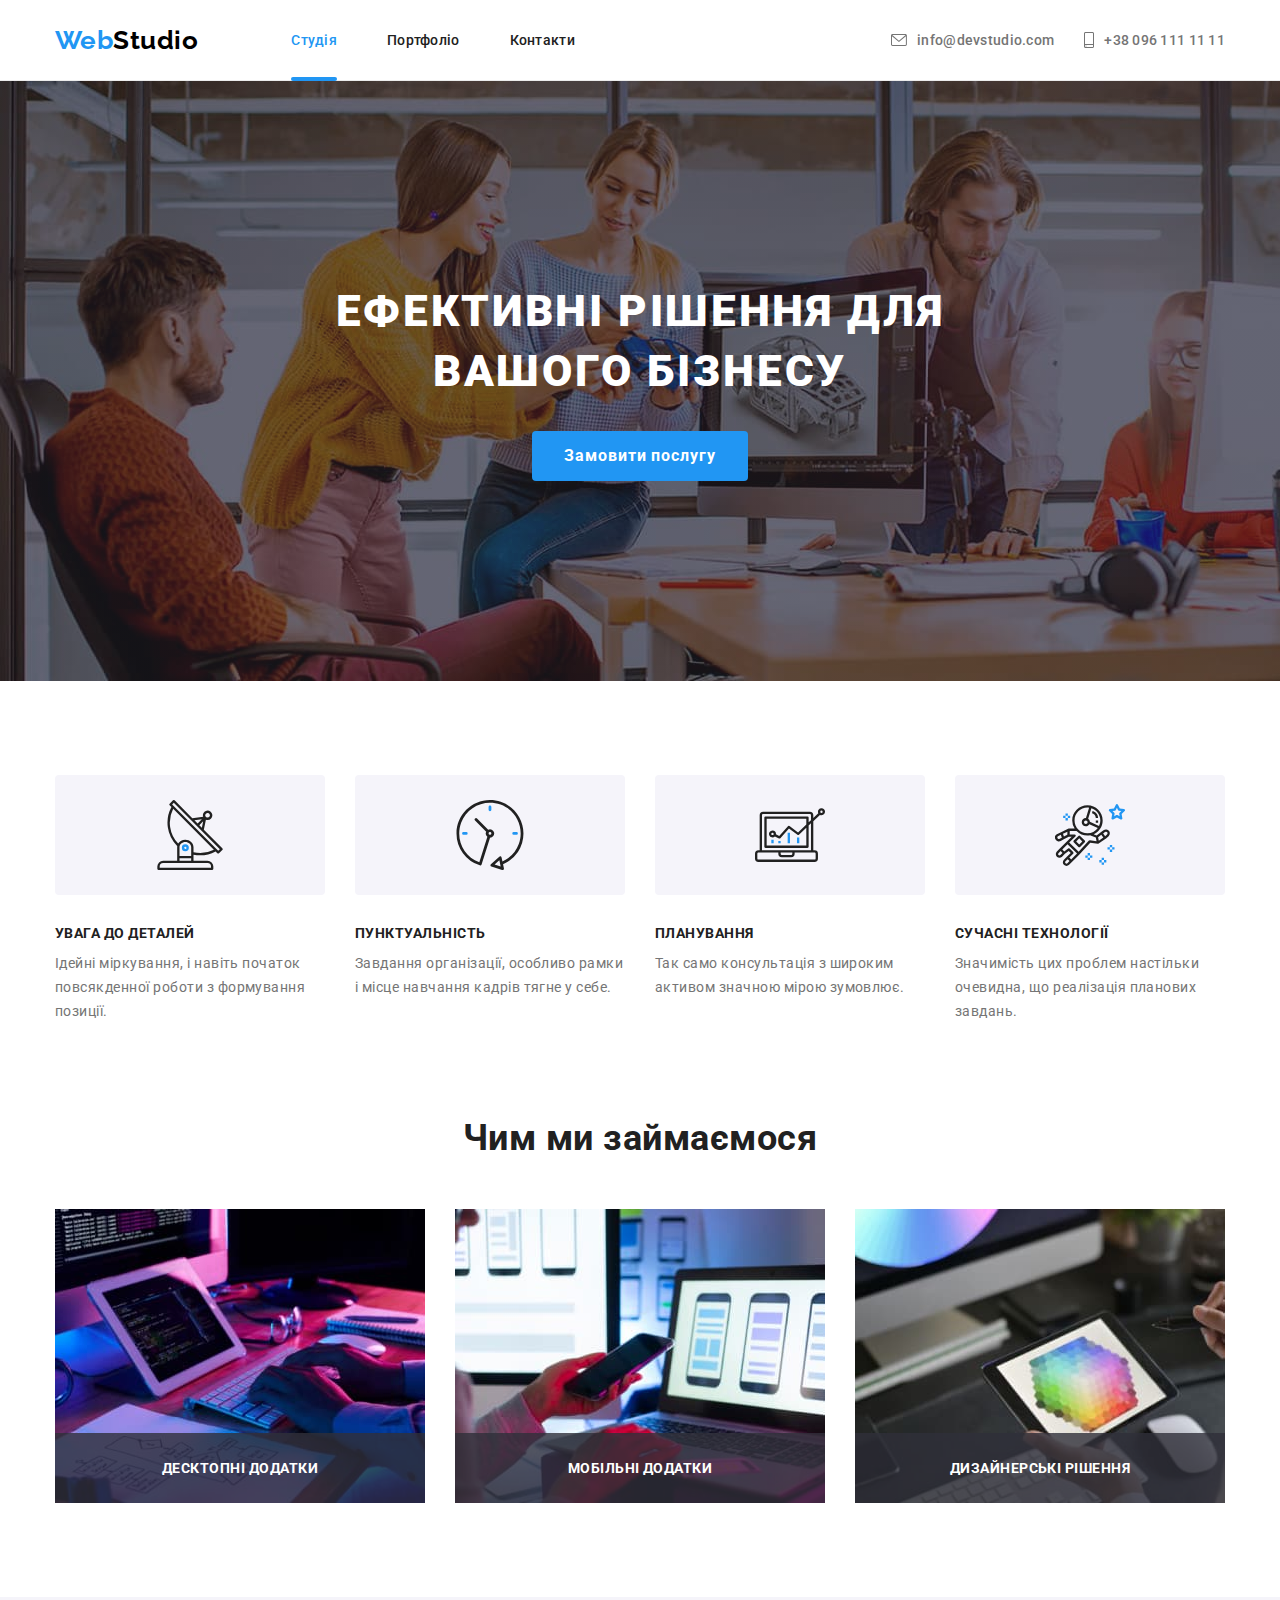
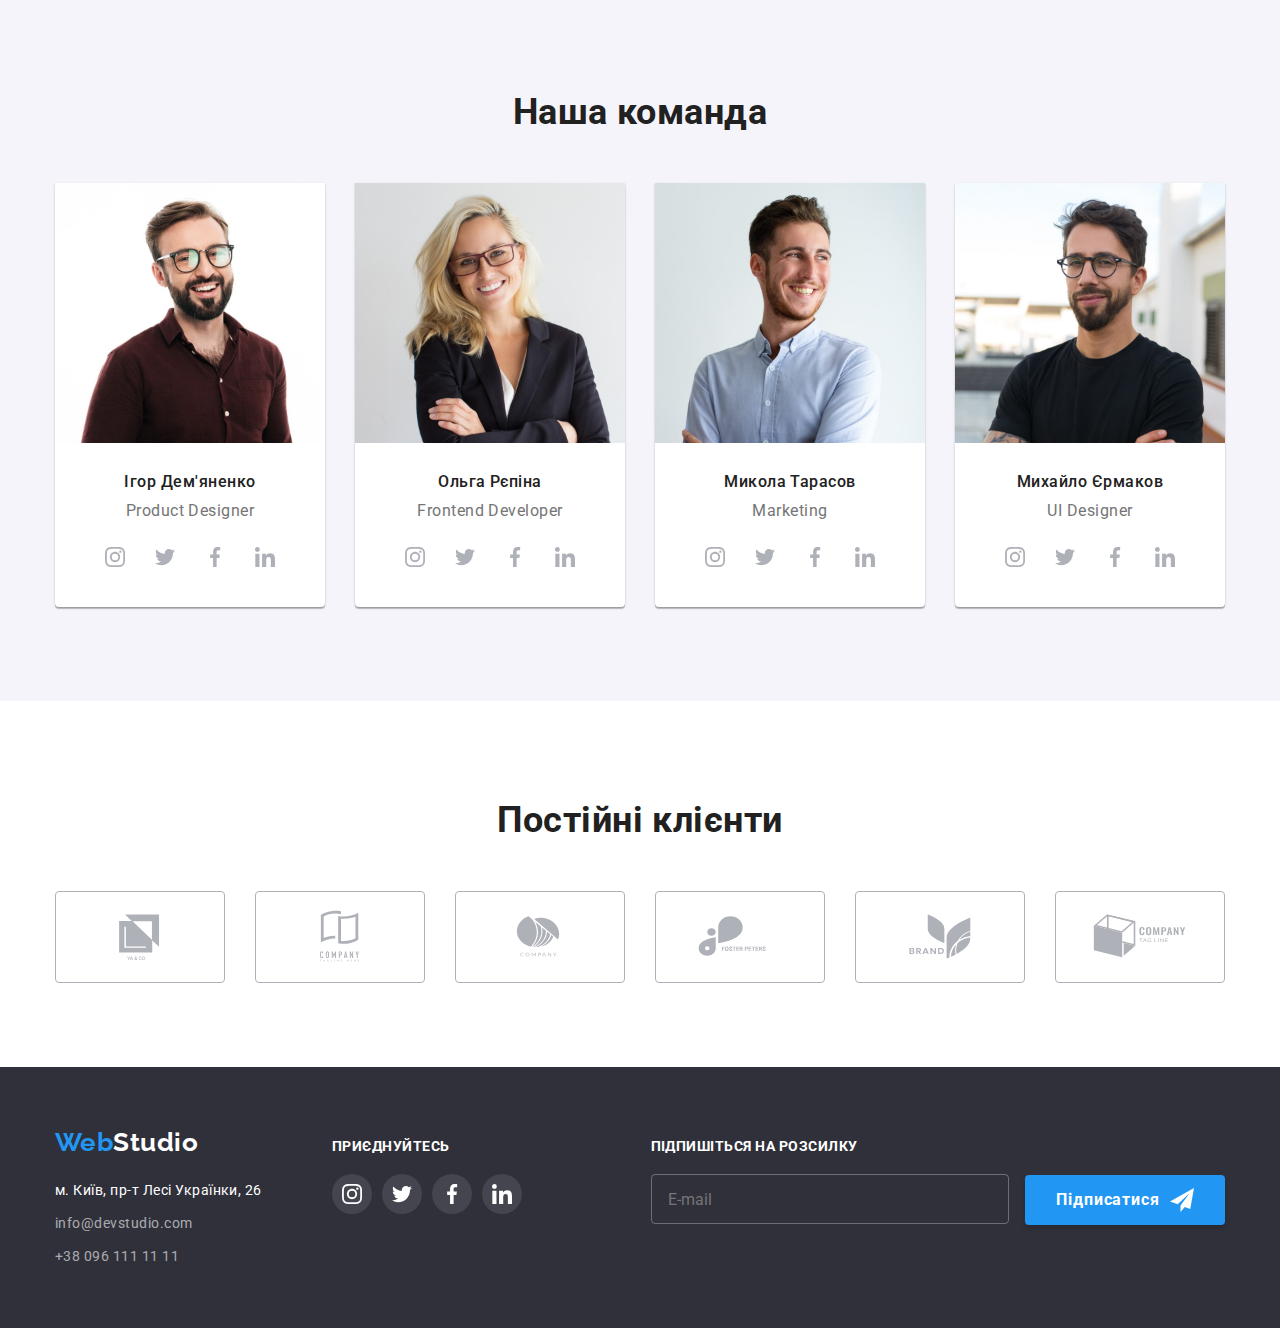
<file: index.html>
<!DOCTYPE html>
<html lang="uk">
  <head>
    <meta charset="UTF-8" />
    <meta http-equiv="X-UA-Compatible" content="IE=edge" />
    <meta name="viewport" content="width=device-width, initial-scale=1.0" />
    <link rel="preconnect" href="https://fonts.googleapis.com">
    <link rel="preconnect" href="https://fonts.gstatic.com" crossorigin>
    <link href="https://fonts.googleapis.com/css2?family=Raleway:wght@700&family=Roboto:wght@400;500;700;900&display=swap" rel="stylesheet">
    <link rel="stylesheet" href="https://cdnjs.cloudflare.com/ajax/libs/modern-normalize/1.1.0/modern-normalize.min.css">
    <title>WebStudio</title>
    <link rel="stylesheet" href="./css/main.min.css">
    <link rel="stylesheet" href="js/">
  </head>
  <body>
    <!-- Hat -->
    <header class="page-header">
      <div class="container container--header">
        <nav class="navigation">
          <!-- Logo -->
          <a href="./index.html" class="logo-link"
            ><span class="logo-link__text">Web</span>Studio
          </a>
          <ul class="navigation__list">
            <li class="navigation__item"><a href="./index.html" class="navigation__link navigation__link--current">Студія</a></li>
            <li class="navigation__item"><a href="./portfolio.html" class="navigation__link">Портфоліо</a></li>
            <li class="navigation__item"><a href="#" class="navigation__link">Контакти</a></li>
          </ul>
        </nav>
        <!-- Contacts -->
        <ul class="contacts">
          <li class="contacts__email">
            <a href="mailto:info@devstudio.com" class="contacts__link">
              <svg class="contacts__icons" width="16" height="12">
                <use href="./images/icons.svg/symbol-defs.svg#icon-envelope"></use>
              </svg>info@devstudio.com
            </a>
          </li>
          <li class="contacts__tel">
            <a href="tel:+380961111111" class="contacts__link">
              <svg class="contacts__icons" width="10" height="16">
                <use href="./images/icons.svg/symbol-defs.svg#icon-smartphone"></use>
              </svg>+38 096 111 11 11
            </a>
          </li>
        </ul>
      </div>
    </header>
    <!-- main -->
    <main>
      <!-- section hero -->
      <section class="section section__hero">
        <div class="container">
          <h1 class="section__title section__title--hero list">Ефективні рішення для вашого бізнесу</h1>
          <button data-modal-open type="button" class="button button--hero">Замовити послугу</button>
        </div>
      </section>
      <!-- why are we -->
      <section class="section">
        <div class="container container--slogan">
          <h2 class="section-title visually-hidden">Чому саме ми</h2>
          <ul class="slogan">
            <li class="slogan__block">
              <div class="slogan__icon">
                <svg width="70" height="70">
                  <use href="./images/icons.svg/symbol-defs.svg#icon-antenna"></use>
                </svg>
              </div>
              <h3 class="slogan__title list">УВАГА ДО ДЕТАЛЕЙ</h3>
              <p class="slogan__text list">
                Ідейні міркування, і навіть початок повсякденної роботи з
                формування позиції.
              </p>
            </li>
            <li class="slogan__block">
              <div class="slogan__icon">
                <svg width="70" height="70">
                  <use href="./images/icons.svg/symbol-defs.svg#icon-clock"></use>
                </svg>
              </div>
              <h3 class="slogan__title list">ПУНКТУАЛЬНІСТЬ</h3>
              <p class="slogan__text list">
                Завдання організації, особливо рамки і місце навчання кадрів тягне
                у себе.
              </p>
            </li>
            <li class="slogan__block">
              <div class="slogan__icon">
                <svg width="70" height="70">
                  <use href="./images/icons.svg/symbol-defs.svg#icon-diagram"></use>
                </svg>
              </div>
              <h3 class="slogan__title list">ПЛАНУВАННЯ</h3>
              <p class="slogan__text list">
                Так само консультація з широким активом значною мірою зумовлює.
              </p>
            </li>
            <li class="slogan__block">
              <div class="slogan__icon">
                <svg width="70" height="70">
                  <use href="./images/icons.svg/symbol-defs.svg#icon-astronaut"></use>
                </svg>
              </div>
              <h3 class="slogan__title list">СУЧАСНІ ТЕХНОЛОГІЇ</h3>
              <p class="slogan__text list">
                Значимість цих проблем настільки очевидна, що реалізація планових
                завдань.
              </p>
            </li>
          </ul>
        </div>
      </section>
      <!-- What are we doing. -->
      <section class="section section--work">
        <div class="container">
          <h2 class="section__title section__title--work">Чим ми займаємося</h2>
          <ul class="card list">
            <li class="card__list list">
              <img
                src="./images/сoding-on-tablet.jpg"
                alt="сoding on tablet"
                width="370"
                height="294"
              />
              <div class="card__overlay">
                <p class="card__text list">
                  Десктопні додатки
                </p>
              </div>
            </li>
            <li class="card__list list">
              <img
                src="./images/laptop-and-mobile-phone.jpg"
                alt="laptop and mobile phone"
                width="370"
                height="294"
              />
              <div class="card__overlay">
                <p class="card__text list">
                  Мобільні додатки
                </p>
              </div>
            </li>
            <li class="card__list list">
              
              <img
                src="./images/сolor-selection-on-tablet.jpg"
                alt="сolor selection on tablet"
                width="370"
                height="294"
              />
              <div class="card__overlay">
                <p class="card__text list">
                  Дизайнерські рішення
                </p>
              </div>
            </li>
          </ul>
        </div>
      </section>
      <!-- our team -->
      <section class="section section--team">
        <div class="container">
          <h2 class="section__title list">Наша команда</h2>
          <ul class="team">
            <li class="team__img list">
              <img
                src="./images/Igor-Demyanenko.jpg"
                alt="Igor Demyanenko"
                width="270"
                height="260"
              />
              <div class="team__tagline">
                <h3 class="team__title list">Ігор Дем'яненко</h3>
                <p class="team__text">Product Designer</p>
                <ul class="social-networks list">
                  <li>
                    <a class="social-networks__link" href="https://www.instagram.com/">
                      <svg class="social-networks__icon" width="20" height="20">
                      <use href="./images/icons.svg/symbol-defs.svg#icon-instagram"></use>
                      </svg>
                    </a>
                  </li>
                  <li>
                    <a class="social-networks__link" href="https://twitter.com/">
                      <svg class="social-networks__icon" width="20" height="20">
                        <use href="./images/icons.svg/symbol-defs.svg#icon-twitter"></use>
                      </svg>
                    </a>
                  </li>
                  <li>
                    <a class="social-networks__link" href="https://www.facebook.com/">
                      <svg class="social-networks__icon" width="20" height="20">
                        <use href="./images/icons.svg/symbol-defs.svg#icon-facebook"></use>
                      </svg>
                    </a>
                  </li>
                  <li>
                    <a class="social-networks__link" href="https://www.linkedin.com/">
                      <svg class="social-networks__icon" width="20" height="20">
                        <use href="./images/icons.svg/symbol-defs.svg#icon-linkedin"></use>
                      </svg>
                    </a>
                  </li>
                </ul>
              </div>
            </li>
            <li class="team__img list">
              <img
                src="./images/Olga-Repina.jpg"
                alt="Olga Repina"
                width="270"
                height="260"
              />
              <div class="team__tagline">
                <h3 class="team__title">Ольга Рєпіна</h3>
                <p class="team__text list">Frontend Developer</p>
                <ul class="social-networks">
                  <li>
                    <a class="social-networks__link" href="https://www.instagram.com/">
                      <svg class="social-networks__icon" width="20" height="20">
                      <use href="./images/icons.svg/symbol-defs.svg#icon-instagram"></use>
                      </svg>
                    </a>
                  </li>
                  <li>
                    <a class="social-networks__link" href="https://twitter.com/">
                      <svg class="social-networks__icon" width="20" height="20">
                        <use href="./images/icons.svg/symbol-defs.svg#icon-twitter"></use>
                      </svg>
                    </a>
                  </li>
                  <li>
                    <a class="social-networks__link" href="https://www.facebook.com/">
                      <svg class="social-networks__icon" width="20" height="20">
                        <use href="./images/icons.svg/symbol-defs.svg#icon-facebook"></use>
                      </svg>
                    </a>
                  </li>
                  <li>
                    <a class="social-networks__link" href="https://www.linkedin.com/">
                      <svg class="social-networks__icon" width="20" height="20">
                        <use href="./images/icons.svg/symbol-defs.svg#icon-linkedin"></use>
                      </svg>
                    </a>
                  </li>
                </ul>
              </div>
            </li>
            <li class="team__img list">
              <img
                src="./images/Mikola-Tarasov.jpg"
                alt="Mikola Tarasov"
                width="270"
                height="260"
              />
              <div class="team__tagline">
                <h3 class="team__title list">Микола Тарасов</h3>
                <p class="team__text list">Marketing</p>
                <ul class="social-networks">
                  <li>
                    <a class="social-networks__link" href="https://www.instagram.com/">
                      <svg class="social-networks__icon" width="20" height="20">
                      <use href="./images/icons.svg/symbol-defs.svg#icon-instagram"></use>
                      </svg>
                    </a>
                  </li>
                  <li>
                    <a class="social-networks__link" href="https://twitter.com/">
                      <svg class="social-networks__icon" width="20" height="20">
                        <use href="./images/icons.svg/symbol-defs.svg#icon-twitter"></use>
                      </svg>
                    </a>
                  </li>
                  <li>
                    <a class="social-networks__link" href="https://www.facebook.com/">
                      <svg class="social-networks__icon" width="20" height="20">
                        <use href="./images/icons.svg/symbol-defs.svg#icon-facebook"></use>
                      </svg>
                    </a>
                  </li>
                  <li>
                    <a class="social-networks__link" href="https://www.linkedin.com/">
                      <svg class="social-networks__icon" width="20" height="20">
                        <use href="./images/icons.svg/symbol-defs.svg#icon-linkedin"></use>
                      </svg>
                    </a>
                  </li>
                </ul>
              </div>
            </li>
            <li class="team__img list">
              <img
                src="./images/Mikhailo-Yermakov.jpg"
                alt="Mikhailo Yermakov"
                width="270"
                height="260"
              />
              <div class="team__tagline">
                <h3 class="team__title list">Михайло Єрмаков</h3>
                <p class="team__text list">UI Designer</p>
                <ul class="social-networks">
                  <li>
                    <a class="social-networks__link" href="https://www.instagram.com/">
                      <svg class="social-networks__icon" width="20" height="20">
                      <use href="./images/icons.svg/symbol-defs.svg#icon-instagram"></use>
                      </svg>
                    </a>
                  </li>
                  <li>
                    <a class="social-networks__link" href="https://twitter.com/">
                      <svg class="social-networks__icon" width="20" height="20">
                        <use href="./images/icons.svg/symbol-defs.svg#icon-twitter"></use>
                      </svg>
                    </a>
                  </li>
                  <li>
                    <a class="social-networks__link" href="https://www.facebook.com/">
                      <svg class="social-networks__icon" width="20" height="20">
                        <use href="./images/icons.svg/symbol-defs.svg#icon-facebook"></use>
                      </svg>
                    </a>
                  </li>
                  <li>
                    <a class="social-networks__link" href="https://www.linkedin.com/">
                      <svg class="social-networks__icon" width="20" height="20">
                        <use href="./images/icons.svg/symbol-defs.svg#icon-linkedin"></use>
                      </svg>
                    </a>
                  </li>
                </ul>
              </div>
            </li>
          </ul>
        </div>
      </section>
      <section class="section section--clients">
        <div class="container">
          <h2 class="section__title section__title--clients list">Постійні клієнти</h2>
          <ul class="clients">
            <li>
              <a href="#" class="clients__link">
                <svg class="clients__icon" width="106" height="60">
                  <use href="./images/icons.svg/symbol-defs.svg#icon-Logo"></use>
                </svg>
              </a>
            </li>
            <li>
              <a href="#" class="clients__link">
                <svg class="clients__icon" width="106" height="60">
                  <use href="./images/icons.svg/symbol-defs.svg#icon-Logo-1"></use>
                </svg>
              </a>
            </li>
            <li>
              <a href="#" class="clients__link">
                <svg class="clients__icon" width="106" height="60">
                  <use href="./images/icons.svg/symbol-defs.svg#icon-Logo-2"></use>
                </svg>
              </a>
            </li>
            <li>
              <a href="#" class="clients__link">
                <svg class="clients__icon" width="106" height="60">
                  <use href="./images/icons.svg/symbol-defs.svg#icon-Logo-3"></use>
                </svg>
              </a>
            </li>
            <li>
              <a href="#" class="clients__link">
                <svg class="clients__icon" width="106" height="60">
                  <use href="./images/icons.svg/symbol-defs.svg#icon-Logo-4"></use>
                </svg>
              </a>
            </li>
            <li>
              <a href="#" class="clients__link">
                <svg class="clients__icon" width="106" height="60">
                  <use href="./images/icons.svg/symbol-defs.svg#icon-Logo-6"></use>
                </svg>
              </a>
            </li>
          </ul>
        </div>
      </section>
    </main> 
    <!-- footer -->
    <footer class="footer">
      <div class="container container--addres">
        <!-- address -->
        <div>
          <a href="./index.html" class="logo-link logo-link--footer"><span class="logo-link__text">Web</span>Studio</a>
          <address class="address">
            <ul class="address__contact">
              <li class="address-list address-list--map">
                <a class="address__link"
                  href="https://goo.gl/maps/maQHvK9j9s51aTgQ8"
                  target="_blank"
                  rel="noreferrer noopener nofollow"
                  title="Google Maps"
                  >м. Київ, пр-т Лесі Українки, 26
                </a>
              </li>
              <li class="address-list"><a href="mailto:info@devstudio.com" class="address__item">info@devstudio.com</a></li>
              <li class="address-list"><a href="tel:+380961111111" class="address__item">+38 096 111 11 11</a></li>
            </ul>
          </address>
        </div>
        <div class="connect-social">
          <h2 class="title-social">
            приєднуйтесь
          </h2>
          <ul class="social-networks social-networks--footer">
            <li>
                <a class="social-networks__link social-networks__link--foter" href="https://www.instagram.com/">
                  <svg class="social-networks__icon" width="20" height="20">
                    <use href="./images/icons.svg/symbol-defs.svg#icon-instagram"></use>
                  </svg>
                </a>
            </li>
            <li>
              <a class="social-networks__link social-networks__link--foter" href="https://twitter.com/">
                <svg class="social-networks__icon" width="20" height="20">
                  <use href="./images/icons.svg/symbol-defs.svg#icon-twitter"></use>
                </svg>
              </a>
            </li>
            <li>
              <a class="social-networks__link social-networks__link--foter" href="https://www.facebook.com/">
                <svg class="social-networks__icon" width="20" height="20">
                  <use href="./images/icons.svg/symbol-defs.svg#icon-facebook"></use>
                </svg>
              </a>
            </li>
            <li>
              <a class="social-networks__link social-networks__link--foter" href="https://www.linkedin.com/">
                <svg class="social-networks__icon" width="20" height="20">
                  <use href="./images/icons.svg/symbol-defs.svg#icon-linkedin"></use>
                </svg>
              </a>
            </li>
          </ul>                  
        </div>
        <div class="subscribe">
          <p class="subscribe__text list">
            Підпишіться на розсилку
          </p>
          <form class="form">
            <label>
              <input class="form__email" type="email" name="subscribe" placeholder="E-mail">
            </label>
            <button class="button button--form" type="submit">Підписатися<svg class="button--icon">
              <use href="./images/icons.svg/symbol-defs.svg#icon-icon-send"></use></svg>
            </button>
          </form>
        </div>
      </div>
    </footer>
    <div data-modal class="backdrop is-hidden">
      <div class="modal">
        <button data-modal-close type="button" class="modal__button--close">
          <svg class="modal__icon-button" width="11"  height="11">
            <use href="./images/icons.svg/symbol-defs.svg#icon-Vector3"></use>
          </svg>
        </button>
        <p class="title-form">Залиште свої дані, ми вам передзвонимо</p>
        <form class="form" autocomplete="on">     
          <div class="form__group">
            <label class="form__label" for="user-name">Ім'я</label>
            <input class="form__field" type="text" required name="user-name" id="user-name" >
            <svg class="form__icon">
              <use href="./images/icons.svg/symbol-defs.svg#icon-Name"></use>
            </svg>
          </div>
          <div class="form__group">
            <label class="form__label" for="tel">Телефон</label>
            <input class="form__field" type="tel" name="tel" id="tel" required minlength="6" maxlength="12" />
            <svg class="form__icon">
              <use href="./images/icons.svg/symbol-defs.svg#icon-phone-black"></use>
            </svg>
          </div>  
          <div class="form__group">
            <label class="form__label" for="email">Пошта</label>
            <input class="form__field" type="email" required name="email" id="email">
            <svg class="form__icon">
              <use href="./images/icons.svg/symbol-defs.svg#icon-email-black"></use>
            </svg>
          </div>
            
          <div class="form__coment">
            <label class="form__textarea-label list">Коментар
              <textarea class="form__textarea" name="comment" rows="5" placeholder="Введіть текст"></textarea>
            </label>
          </div>

          <div class="form__check">
            <label class="form__check-label">
              <input type="checkbox" class="form__check-input" name="check-comment" 
              value="comment">
              <span class="form__check-icon"></span>
              Погоджуюся з розсилкою та приймаю 
              <a href="#" class="form__check-link">Умови договору</a>
            </label>
          </div>
          <button class="button button--modal" type="submit">
            Відправити
          </button>
        </form>
      </div>
    </div>
    <script src="js/modal.js"></script>
  </body>
</html>
</file>
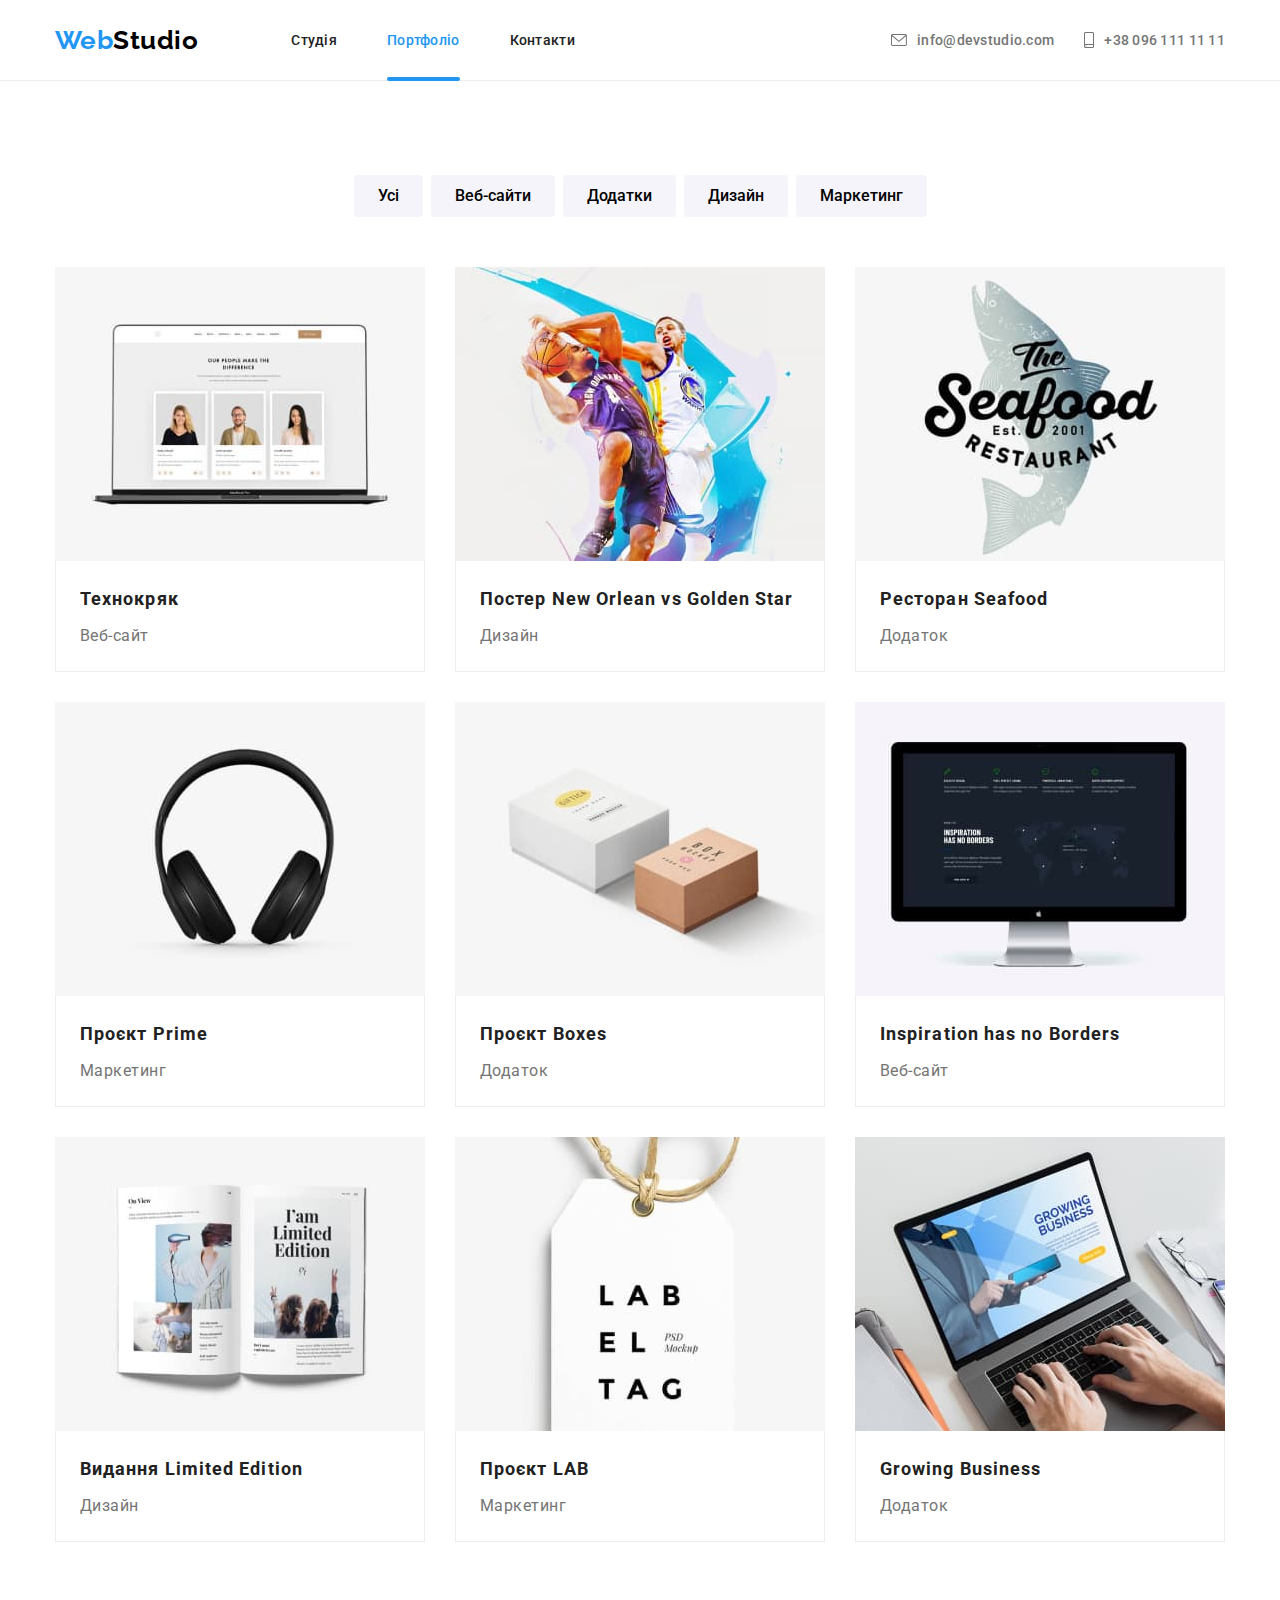
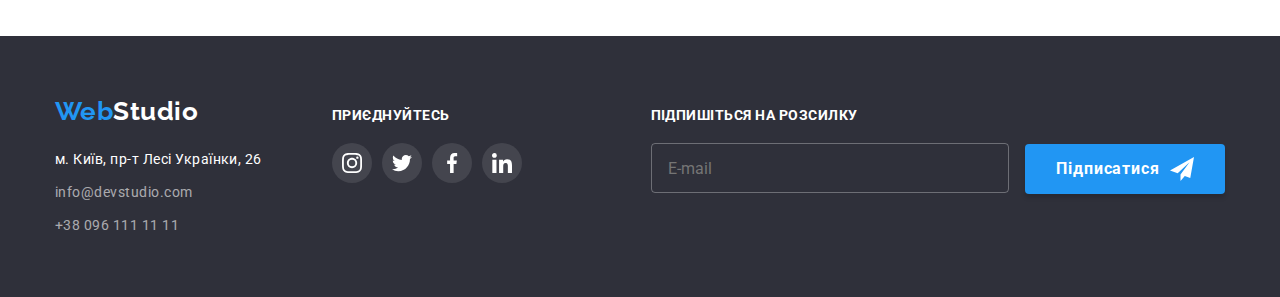
<file: portfolio.html>
<!DOCTYPE html>
<html lang="uk">
  <head>
    <meta charset="UTF-8" />
    <meta http-equiv="X-UA-Compatible" content="IE=edge" />
    <meta name="viewport" content="width=device-width, initial-scale=1.0" />
    <link rel="preconnect" href="https://fonts.googleapis.com">
    <link rel="preconnect" href="https://fonts.gstatic.com" crossorigin>
    <link href="https://fonts.googleapis.com/css2?family=Raleway:wght@700&family=Roboto:wght@400;500;700;900&display=swap" rel="stylesheet">
    <link rel="stylesheet" href="https://cdnjs.cloudflare.com/ajax/libs/modern-normalize/1.1.0/modern-normalize.min.css">
    <title>Portfolio</title>
    <link rel="stylesheet" href="./css/main.min.css">
  </head>
  <body>
    <!-- Hat -->
    <header class="page-header">
      <div class="container container--header">
        <nav class="navigation">
          <!-- Logo -->
          <a href="./index.html" class="logo-link"
            ><span class="logo-link__text">Web</span>Studio
          </a>
          <ul class="navigation__list">
            <li class="navigation__item"><a href="./index.html" class="navigation__link">Студія</a></li>
            <li class="navigation__item"><a href="./portfolio.html" class="navigation__link navigation__link--current">Портфоліо</a></li>
            <li class="navigation__item"><a href="#" class="navigation__link">Контакти</a></li>
          </ul>
        </nav>
        <!-- Contacts -->
        <ul class="contacts">
          <li class="contacts__email">
            <a href="mailto:info@devstudio.com" class="contacts__link">
              <svg class="contacts__icons" width="16" height="12">
                <use href="./images/icons.svg/symbol-defs.svg#icon-envelope"></use>
              </svg>info@devstudio.com
            </a>
          </li>
          <li class="contacts__tel">
            <a href="tel:+380961111111" class="contacts__link">
              <svg class="contacts__icons" width="10" height="16">
                <use href="./images/icons.svg/symbol-defs.svg#icon-smartphone"></use>
              </svg>+38 096 111 11 11
            </a>
          </li>
        </ul>
      </div>
    </header>
    <!-- main -->
    <main>
      <!--+++++++++++++   Portfolio  +++++++++++++++-->
      <section class="section portfolio">
        <div class="container">
          <h1 class="title-portfolio">Портфоліо</h1>
          <ul class="nav">
            <li class="nav__list"><button type="button" class="nav__butten navigation__butten--first ">Усі</button></li>
            <li class="nav__list"><button type="button" class="nav__butten">Веб-сайти</button></li>
            <li class="nav__list"><button type="button" class="nav__butten">Додатки</button></li>
            <li class="nav__list"><button type="button" class="nav__butten">Дизайн</button></li>
            <li class="nav__list"><button type="button" class="nav__butten">Маркетинг</button></li>
          </ul>
          <ul class="gallery">
            <li class="gallery__card">
              <a class="gallery__link" href="#">
                <div class="gallery__thumb">
                  <img src="./images/notebook.jpg" alt="notebook" width="370" height="294" />
                  <p class="overlay__text">Ресурс пропонує комплексні пропозиції з різним рівнем функціоналу та сервісів. Все це дозволить відвідувачу отримати вичерпні відомості про компанію чи приватну особу.</p>
                </div>
                <div class="text">
                  <h2 class="text__card">Технокряк</h2>
                  <p class="text__card--link">Веб-сайт</p>
                </div>
              </a>
            </li>
            <li class="gallery__card">
              <a class="gallery__link" href="#">
                <div class="gallery__thumb">
                  <img src="./images/basketball-game.jpg" alt="basketball" width="370" height="294" />
                  <p class="overlay__text">Ресурс пропонує комплексні пропозиції з різним рівнем функціоналу та сервісів. Все це дозволить відвідувачу отримати вичерпні відомості про компанію чи приватну особу.</p>
                </div>
                <div class="text">
                  <h2 class="text__card">Постер New Orlean vs Golden Star</h2>
                  <p class="text__card--link">Дизайн</p>
                </div>
              </a>
            </li>
            <li class="gallery__card">
              <a class="gallery__link" href="#">
                <div class="gallery__thumb">
                  <img src="./images/logo-seafood.jpg" alt="notebook" width="370" height="294" />
                  <p class="overlay__text">Ресурс пропонує комплексні пропозиції з різним рівнем функціоналу та сервісів. Все це дозволить відвідувачу отримати вичерпні відомості про компанію чи приватну особу.</p>
                </div>
                <div class="text">
                  <h2 class="text__card">Ресторан Seafood</h2>
                  <p class="text__card--link">Додаток</p>
                </div>
              </a>
            </li>
            <li class="gallery__card">
              <a class="gallery__link" href="#">
                <div class="gallery__thumb">
                  <img src="./images/headphones.jpg" alt="notebook" width="370" height="294" />
                  <p class="overlay__text">Ресурс пропонує комплексні пропозиції з різним рівнем функціоналу та сервісів. Все це дозволить відвідувачу отримати вичерпні відомості про компанію чи приватну особу.</p>
                </div>
                <div class="text">
                  <h2 class="text__card">Проєкт Prime</h2>
                  <p class="text__card--link">Маркетинг</p>
                </div>
              </a>
            </li>
            <li class="gallery__card">
              <a class="gallery__link" href="#">
                <div class="gallery__thumb">
                  <img src="./images/boxes.jpg" alt="notebook" width="370" height="294" />
                  <p class="overlay__text">Ресурс пропонує комплексні пропозиції з різним рівнем функціоналу та сервісів. Все це дозволить відвідувачу отримати вичерпні відомості про компанію чи приватну особу.</p>
                </div>
                <div class="text">
                  <h2 class="text__card">Проєкт Boxes</h2>
                  <p class="text__card--link">Додаток</p>
                </div>
              </a>
            </li>
            <li class="gallery__card">
              <a class="gallery__link" href="#">
                <div class="gallery__thumb">
                  <img src="./images/monitor.jpg" alt="notebook" width="370" height="294" />
                  <p class="overlay__text">Ресурс пропонує комплексні пропозиції з різним рівнем функціоналу та сервісів. Все це дозволить відвідувачу отримати вичерпні відомості про компанію чи приватну особу.</p>
                </div>
                <div class="text">
                  <h2 class="text__card">Inspiration has no Borders</h2>
                  <p class="text__card--link">Веб-сайт</p>
                </div>
              </a>
            </li>
            <li class="gallery__card">
              <a class="gallery__link" href="#">
                <div class="gallery__thumb">
                  <img src="./images/open-book.jpg" alt="notebook" width="370" height="294" />
                  <p class="overlay__text">Ресурс пропонує комплексні пропозиції з різним рівнем функціоналу та сервісів. Все це дозволить відвідувачу отримати вичерпні відомості про компанію чи приватну особу.</p>
                </div>
                <div class="text">
                  <h2 class="text__card">Видання Limited Edition</h2>
                  <p class="text__card--link">Дизайн</p>
                </div>
              </a>
            </li>
            <li class="gallery__card">
              <a class="gallery__link" href="#">
                <div class="gallery__thumb">
                  <img src="./images/commodity-label.jpg" alt="notebook" width="370" height="294" />
                  <p class="overlay__text">Ресурс пропонує комплексні пропозиції з різним рівнем функціоналу та сервісів. Все це дозволить відвідувачу отримати вичерпні відомості про компанію чи приватну особу.</p>
                </div>
                <div class="text">
                  <h2 class="text__card">Проєкт LAB</h2>
                  <p class="text__card--link">Маркетинг</p>
                </div>
              </a>
            </li>
            <li class="gallery__card">
              <a class="gallery__link" href="#">
                <div class="gallery__thumb">
                  <img src="./images/work-on-laptop.jpg" alt="notebook" width="370" height="294" />
                  <p class="overlay__text">Ресурс пропонує комплексні пропозиції з різним рівнем функціоналу та сервісів. Все це дозволить відвідувачу отримати вичерпні відомості про компанію чи приватну особу.</p>
                </div>
                <div class="text">
                  <h2 class="text__card">Growing Business</h2>
                  <p class="text__card--link">Додаток</p>
                </div>
              </a>
            </li>
          </ul>
        </div>
        
      </section>
    </main>
    <!-- footer -->
    <footer class="footer">
      <div class="container container--addres">
        <!-- address -->
        <div>
          <a href="./index.html" class="logo-link logo-link--footer"><span class="logo-link__text">Web</span>Studio</a>
          <address class="address">
            <ul class="address__contact">
              <li class="address-list address-list--map">
                <a class="address__link"
                  href="https://goo.gl/maps/maQHvK9j9s51aTgQ8"
                  target="_blank"
                  rel="noreferrer noopener nofollow"
                  title="Google Maps"
                  >м. Київ, пр-т Лесі Українки, 26
                </a>
              </li>
              <li class="address-list"><a href="mailto:info@devstudio.com" class="address__item">info@devstudio.com</a></li>
              <li class="address-list"><a href="tel:+380961111111" class="address__item">+38 096 111 11 11</a></li>
            </ul>
          </address>
        </div>
        <div class="connect-social">
          <h2 class="title-social">
            приєднуйтесь
          </h2>
          <ul class="social-networks social-networks--footer">
            <li>
                    <a class="social-networks__link social-networks__link--foter" href="https://www.instagram.com/">
                      <svg class="social-networks__icon" width="20" height="20">
                      <use href="./images/icons.svg/symbol-defs.svg#icon-instagram"></use>
                      </svg>
                    </a>
            </li>
            <li>
              <a class="social-networks__link social-networks__link--foter" href="https://twitter.com/">
                <svg class="social-networks__icon" width="20" height="20">
                  <use href="./images/icons.svg/symbol-defs.svg#icon-twitter"></use>
                </svg>
              </a>
            </li>
            <li>
              <a class="social-networks__link social-networks__link--foter" href="https://www.facebook.com/">
                <svg class="social-networks__icon" width="20" height="20">
                  <use href="./images/icons.svg/symbol-defs.svg#icon-facebook"></use>
                </svg>
              </a>
            </li>
            <li>
              <a class="social-networks__link social-networks__link--foter" href="https://www.linkedin.com/">
                <svg class="social-networks__icon" width="20" height="20">
                  <use href="./images/icons.svg/symbol-defs.svg#icon-linkedin"></use>
                </svg>
              </a>
            </li>
          </ul>                  
        </div>
        <div class="subscribe">
          <p class="subscribe__text">
            Підпишіться на розсилку
          </p>
          <form class="form">
            <label>
              <input class="form__email" type="email" name="subscribe" placeholder="E-mail">
            </label>
            <button class="button button--form" type="submit">Підписатися<svg class="button--icon">
              <use href="./images/icons.svg/symbol-defs.svg#icon-icon-send"></use></svg>
            </button>
          </form>
        </div>
      </div>
    </footer>
  </body>
</html>
</file>
<file: css/main.min.css>
/*! modern-normalize v1.1.0 | MIT License | https://github.com/sindresorhus/modern-normalize */*,::before,::after{-webkit-box-sizing:border-box;box-sizing:border-box}html{line-height:1.15;-webkit-text-size-adjust:100%;-moz-tab-size:4;-o-tab-size:4;tab-size:4}body{margin:0;font-family:system-ui,-apple-system,"Segoe UI",Roboto,Helvetica,Arial,sans-serif,"Apple Color Emoji","Segoe UI Emoji"}hr{height:0;color:inherit}abbr[title]{-webkit-text-decoration:underline dotted;text-decoration:underline dotted}b,strong{font-weight:bolder}code,kbd,samp,pre{font-family:ui-monospace,SFMono-Regular,Consolas,"Liberation Mono",Menlo,monospace;font-size:1em}small{font-size:80%}sub,sup{font-size:75%;line-height:0;position:relative;vertical-align:baseline}sub{bottom:-0.25em}sup{top:-0.5em}table{text-indent:0;border-color:inherit}button,input,optgroup,select,textarea{font-family:inherit;font-size:100%;line-height:1.15;margin:0}button,select{text-transform:none}button,[type=button],[type=reset],[type=submit]{-webkit-appearance:button}::-moz-focus-inner{border-style:none;padding:0}:-moz-focusring{outline:1px dotted ButtonText}:-moz-ui-invalid{box-shadow:none}legend{padding:0}progress{vertical-align:baseline}::-webkit-inner-spin-button,::-webkit-outer-spin-button{height:auto}[type=search]{-webkit-appearance:textfield;outline-offset:-2px}::-webkit-search-decoration{-webkit-appearance:none}::-webkit-file-upload-button{-webkit-appearance:button;font:inherit}summary{display:list-item}body{font-family:"Roboto",sans-serif;background-color:#fff;color:#757575;letter-spacing:.03em}h1,h2,h3,h4,h5,h6,p{margin:0}a{text-decoration:none}ul,li{list-style:none;text-decoration:none;margin:0;padding:0}img{display:block;max-width:100%;height:auto}.list{list-style:none}.button{padding:0;border:0;border-color:rgba(0,0,0,0);cursor:pointer}.title-portfolio,.section-title{position:absolute;width:1px;height:1px;margin:-1px;border:0;padding:0;white-space:nowrap;-webkit-clip-path:inset(100%);clip-path:inset(100%);clip:rect(0 0 0 0);overflow:hidden}.section__title--clients,.section__title--work,.section__title{margin-bottom:50px;font-weight:700;font-size:36px;line-height:1.1719444444;text-align:center;color:#212121}.button--modal,.button--form,.button--hero{width:200px;height:50px;background-color:#2196f3;color:#fff;-webkit-transition:background-color 250ms cubic-bezier(0.4, 0, 0.2, 1);transition:background-color 250ms cubic-bezier(0.4, 0, 0.2, 1);border-radius:4px;font-family:inherit;font-weight:700;font-size:16px;line-height:1.875;letter-spacing:.06em}.button--modal:hover,.button--form:hover,.button--hero:hover,.button--modal:focus,.button--form:focus,.button--hero:focus{background-color:#188ce8}.logo-link,.logo-link__text{font-family:"Raleway",sans-serif;font-weight:700;font-size:26px;line-height:1.1923076923;color:#000}.container{margin-left:auto;margin-right:auto;width:1200px;padding-right:15px;padding-left:15px}.container--header{display:-webkit-box;display:-ms-flexbox;display:flex;-webkit-box-align:center;-ms-flex-align:center;align-items:center;-webkit-box-pack:center;-ms-flex-pack:center;justify-content:center}.container--slogan{display:-webkit-box;display:-ms-flexbox;display:flex;-ms-flex-wrap:wrap;flex-wrap:wrap}.container--addres{display:-webkit-box;display:-ms-flexbox;display:flex;-webkit-box-align:baseline;-ms-flex-align:baseline;align-items:baseline}.section{padding-bottom:94px;padding-top:94px}.section--work{padding-top:0}.section.section--clients{padding-top:98px;padding-bottom:84px;margin-left:auto;margin-right:auto}.page-header{border-bottom:1px solid #ececec}.contacts{margin-left:auto}.contacts__link{padding-top:32px;padding-bottom:32px;display:-webkit-box;display:-ms-flexbox;display:flex;-webkit-box-align:center;-ms-flex-align:center;align-items:center;-webkit-box-pack:center;-ms-flex-pack:center;justify-content:center;color:#757575;font-weight:500;font-size:14px;line-height:1.1428571429;letter-spacing:.02em}.contacts__link:hover,.contacts__link:focus{color:#188ce8;fill:#188ce8}.contacts__email{margin-right:30px}.contacts__icons{margin-right:10px;fill:currentColor}.navigation{display:-webkit-box;display:-ms-flexbox;display:flex;-webkit-box-align:center;-ms-flex-align:center;align-items:center;-webkit-box-pack:center;-ms-flex-pack:center;justify-content:center}.navigation__link{padding-top:32px;padding-bottom:32px;display:-webkit-box;display:-ms-flexbox;display:flex;-webkit-box-align:center;-ms-flex-align:center;align-items:center;-webkit-box-pack:center;-ms-flex-pack:center;justify-content:center;-webkit-transition:color 250ms cubic-bezier(0.4, 0, 0.2, 1);transition:color 250ms cubic-bezier(0.4, 0, 0.2, 1);color:#212121;font-weight:500;font-size:14px;line-height:1.1428571429;letter-spacing:.02em}.navigation__link:hover,.navigation__link:focus{color:#188ce8}.navigation__link--current{position:relative;color:#2196f3}.navigation__link--current::after{content:"";position:absolute;height:4px;bottom:-1px;width:100%;border-radius:4px;display:block;background-color:#2196f3}.navigation__list{display:-webkit-box;display:-ms-flexbox;display:flex;-webkit-box-align:center;-ms-flex-align:center;align-items:center;-webkit-box-pack:center;-ms-flex-pack:center;justify-content:center;margin-left:93px;min-width:45px;gap:50px}.contacts{display:-webkit-box;display:-ms-flexbox;display:flex;-webkit-box-align:center;-ms-flex-align:center;align-items:center;-webkit-box-pack:center;-ms-flex-pack:center;justify-content:center}.logo-link__text{color:#2196f3}.logo-link--footer{color:#fff}.social-networks{display:-webkit-box;display:-ms-flexbox;display:flex;-webkit-box-align:center;-ms-flex-align:center;align-items:center;-webkit-box-pack:center;-ms-flex-pack:center;justify-content:center;width:270px;gap:10px}.social-networks__link{display:-webkit-box;display:-ms-flexbox;display:flex;-webkit-box-align:center;-ms-flex-align:center;align-items:center;-webkit-box-pack:center;-ms-flex-pack:center;justify-content:center;width:40px;height:40px;border-radius:50%;-webkit-transition:background-color 250ms cubic-bezier(0.4, 0, 0.2, 1),fill 250ms cubic-bezier(0.4, 0, 0.2, 1);transition:background-color 250ms cubic-bezier(0.4, 0, 0.2, 1),fill 250ms cubic-bezier(0.4, 0, 0.2, 1);fill:#afb1b8}.social-networks__link:hover,.social-networks__link:focus{background-color:#2196f3;fill:#fff}.social-networks__link--foter{border-radius:50%;fill:#fff;background-color:rgba(255,255,255,.1)}.social-networks--footer{width:206px;-webkit-box-pack:start;-ms-flex-pack:start;justify-content:flex-start}.section__hero{padding-top:200px;padding-bottom:200px;max-width:1600px;margin-left:auto;margin-right:auto;background-color:#c4c4c4;background-size:cover;background-image:-webkit-gradient(linear, left top, right top, from(rgba(49, 47, 58, 0.4)), to(rgba(49, 47, 58, 0.4))),url(../images/hero.jpg);background-image:linear-gradient(to right, rgba(49, 47, 58, 0.4), rgba(49, 47, 58, 0.4)),url(../images/hero.jpg);text-align:center}.section__title--hero{max-width:696px;margin:0 auto 30px;color:#fff;font-weight:900;font-size:44px;line-height:1.3636363636;text-transform:uppercase;letter-spacing:.06em}.button--hero{width:216px}.button--form{display:-webkit-inline-box;display:-ms-inline-flexbox;display:inline-flex;-webkit-box-align:center;-ms-flex-align:center;align-items:center;-webkit-box-pack:center;-ms-flex-pack:center;justify-content:center;-webkit-box-shadow:0px 4px 4px rgba(0,0,0,.15);box-shadow:0px 4px 4px rgba(0,0,0,.15)}.button--modal{display:-webkit-box;display:-ms-flexbox;display:flex;-webkit-box-align:center;-ms-flex-align:center;align-items:center;-webkit-box-pack:center;-ms-flex-pack:center;justify-content:center;margin:auto;-webkit-box-shadow:0px 4px 4px rgba(0,0,0,.15);box-shadow:0px 4px 4px rgba(0,0,0,.15)}.nav__butten{padding-top:6px;padding-bottom:6px;padding-left:22px;padding-right:22px;display:block;border-radius:4px;border-color:rgba(0,0,0,0);font-family:inherit;background-color:#f5f4fa;-webkit-transition:background-color 250ms cubic-bezier(0.4, 0, 0.2, 1),color 250ms cubic-bezier(0.4, 0, 0.2, 1),-webkit-box-shadow 250ms cubic-bezier(0.4, 0, 0.2, 1);transition:background-color 250ms cubic-bezier(0.4, 0, 0.2, 1),color 250ms cubic-bezier(0.4, 0, 0.2, 1),-webkit-box-shadow 250ms cubic-bezier(0.4, 0, 0.2, 1);transition:background-color 250ms cubic-bezier(0.4, 0, 0.2, 1),color 250ms cubic-bezier(0.4, 0, 0.2, 1),box-shadow 250ms cubic-bezier(0.4, 0, 0.2, 1);transition:background-color 250ms cubic-bezier(0.4, 0, 0.2, 1),color 250ms cubic-bezier(0.4, 0, 0.2, 1),box-shadow 250ms cubic-bezier(0.4, 0, 0.2, 1),-webkit-box-shadow 250ms cubic-bezier(0.4, 0, 0.2, 1);cursor:pointer;font-weight:500;font-size:16px;line-height:1.625}.nav__butten:focus,.nav__butten:hover{background-color:#2196f3;color:#fff;-webkit-box-shadow:0px 3px 1px rgba(0,0,0,.1),0px 1px 2px rgba(0,0,0,.08),0px 2px 2px rgba(0,0,0,.12);box-shadow:0px 3px 1px rgba(0,0,0,.1),0px 1px 2px rgba(0,0,0,.08),0px 2px 2px rgba(0,0,0,.12)}.nav__butten--first{padding-left:25px;padding-right:25px}.section-title{font-size:14px;line-height:1.71;position:absolute;width:1px;height:1px;margin:-1px;border:0;padding:0;white-space:nowrap;-webkit-clip-path:inset(100%);clip-path:inset(100%);clip:rect(0 0 0 0);overflow:hidden}.title-social{display:inline-block;padding:0;margin-top:0;margin-bottom:20px;font-weight:700;font-size:14px;line-height:1.1428571429;text-transform:uppercase;color:#fff}.text__card{margin-bottom:4px;color:#212121;font-weight:700;font-size:18px;line-height:2;letter-spacing:.06em}.text__card--link{color:#757575;font-size:16px;line-height:1.875}.slogan{display:-webkit-box;display:-ms-flexbox;display:flex;gap:30px}.slogan__icon{display:-webkit-box;display:-ms-flexbox;display:flex;-webkit-box-align:center;-ms-flex-align:center;align-items:center;-webkit-box-pack:center;-ms-flex-pack:center;justify-content:center;margin-bottom:30px;width:270px;height:120px;background:#f5f4fa;padding:25px 100px;border-radius:4px}.slogan__title{margin-bottom:10px;font-weight:700;font-size:14px;line-height:1.1428571429;text-transform:uppercase;color:#212121}.slogan__text{font-size:14px;line-height:1.7142857143;color:#757575}.card{display:-webkit-box;display:-ms-flexbox;display:flex;-ms-flex-wrap:wrap;flex-wrap:wrap;gap:30px}.card__list{position:relative}.card__text{position:absolute;top:50%;left:50%;-webkit-transform:translate(-50%, -50%);transform:translate(-50%, -50%);color:#fff;font-weight:700;font-size:14px;line-height:1.1428571429;text-transform:uppercase}.card__overlay{position:absolute;bottom:0;left:0;width:100%;height:70px;background-color:rgba(47,48,58,.8)}.title{margin-bottom:10px;color:#212121;font-weight:700;font-size:14px;line-height:1.19}.section--team{background-color:#f5f4fa}.team{display:-webkit-box;display:-ms-flexbox;display:flex;-ms-flex-wrap:wrap;flex-wrap:wrap;gap:30px}.team__img{background-color:#fff;background:#fff;-webkit-box-shadow:0px 1px 3px rgba(0,0,0,.12),0px 1px 1px rgba(0,0,0,.14),0px 2px 1px rgba(0,0,0,.2);box-shadow:0px 1px 3px rgba(0,0,0,.12),0px 1px 1px rgba(0,0,0,.14),0px 2px 1px rgba(0,0,0,.2);border-radius:0px 0px 4px 4px}.team__tagline{padding-top:30px;padding-bottom:30px;text-align:center}.team__title{margin-bottom:10px;color:#212121;font-weight:500;font-size:16px;line-height:1.171875}.team__text{margin-bottom:16px;font-size:16px;line-height:1.171875}.clients{display:-webkit-box;display:-ms-flexbox;display:flex;-webkit-box-align:center;-ms-flex-align:center;align-items:center;-webkit-box-pack:center;-ms-flex-pack:center;justify-content:center;gap:30px}.clients__link{display:-webkit-box;display:-ms-flexbox;display:flex;-webkit-box-align:center;-ms-flex-align:center;align-items:center;-webkit-box-pack:center;-ms-flex-pack:center;justify-content:center;width:170px;height:92px;padding:16px 32px;background-color:#fff;border:1px solid #afb1b8;border-radius:4px;-webkit-transition:border-color 250ms cubic-bezier(0.4, 0, 0.2, 1),color 250ms cubic-bezier(0.4, 0, 0.2, 1);transition:border-color 250ms cubic-bezier(0.4, 0, 0.2, 1),color 250ms cubic-bezier(0.4, 0, 0.2, 1);color:#afb1b8}.clients__link:focus,.clients__link:hover{border:1px solid #2196f3;color:#2196f3}.clients__icon{fill:currentColor}.footer{background-color:#2f303a;padding-top:60px;padding-bottom:60px}.address__link{font-size:14px;line-height:1.7142857143;color:#fff;font-style:normal;-webkit-transition:color 250ms cubic-bezier(0.4, 0, 0.2, 1);transition:color 250ms cubic-bezier(0.4, 0, 0.2, 1)}.address{margin-top:20px}.address-list{margin-top:9px;color:rgba(255,255,255,.6);font-style:normal;font-size:14px;line-height:1.7142857143}.address-list:first-child{margin-top:0}.address__item{color:rgba(255,255,255,.6);-webkit-transition:color 250ms cubic-bezier(0.4, 0, 0.2, 1);transition:color 250ms cubic-bezier(0.4, 0, 0.2, 1)}.address__item:hover,.address__item:focus{color:#2196f3}.connect-social{margin-left:70px}.subscribe{margin-left:auto}.subscribe__text{margin-bottom:20px;font-weight:700;font-size:14px;line-height:1.1428571429;text-transform:uppercase;color:#fff}.backdrop{position:fixed;width:100%;height:100%;top:0;left:0;z-index:100;background-color:rgba(0,0,0,.2);-webkit-transition:opacity 250ms cubic-bezier(0.4, 0, 0.2, 1),visibility 250ms cubic-bezier(0.4, 0, 0.2, 1);transition:opacity 250ms cubic-bezier(0.4, 0, 0.2, 1),visibility 250ms cubic-bezier(0.4, 0, 0.2, 1)}.backdrop.is-hidden{opacity:0;pointer-events:none;visibility:hidden}.modal{position:absolute;top:50%;left:50%;-webkit-transform:translate(-50%, -50%);transform:translate(-50%, -50%);min-width:528px;min-height:581px;padding:40px;border-radius:4px;-webkit-box-shadow:0px 1px 3px rgba(0,0,0,.12),0px 1px 1px rgba(0,0,0,.14),0px 2px 1px rgba(0,0,0,.2);box-shadow:0px 1px 3px rgba(0,0,0,.12),0px 1px 1px rgba(0,0,0,.14),0px 2px 1px rgba(0,0,0,.2);background:#fff;overflow:visible}.modal__button--close{display:-webkit-box;display:-ms-flexbox;display:flex;-webkit-box-align:center;-ms-flex-align:center;align-items:center;-webkit-box-pack:center;-ms-flex-pack:center;justify-content:center;position:absolute;right:8px;top:8px;width:30px;height:30px;border:1px solid rgba(0,0,0,.1);border-radius:50%;background-color:#fff;cursor:pointer}.modal__button--close:hover,.modal__button--close:focus>.modal__icon-button{fill:#2196f3}.modal__button--close{-webkit-transition:fill 250ms cubic-bezier(0.4, 0, 0.2, 1);transition:fill 250ms cubic-bezier(0.4, 0, 0.2, 1)}.form__group{position:relative;margin-bottom:10px;gap:10px}.title-form{margin-bottom:12px;font-weight:700;font-size:20px;line-height:1.15;text-align:center;color:#212121}.form__field{width:100%;height:40px;padding:10px 10px 10px 35px;border:1px solid rgba(33,33,33,.2);border-radius:4px;color:#212121;-webkit-transition:border 250ms cubic-bezier(0.4, 0, 0.2, 1);transition:border 250ms cubic-bezier(0.4, 0, 0.2, 1)}.form__field:focus,.form__field:hover{border:1px solid #2196f3}.form__field:focus~.form__icon,.form__field:hover~.form__icon{color:#2196f3}.form__label{display:block;margin-bottom:4px;font-size:12px;line-height:1.1666666667;letter-spacing:.01em}.form__icon{position:absolute;bottom:50%;-webkit-transform:translateY(100%);transform:translateY(100%);left:12px;width:18px;height:18px;fill:currentColor;color:#212121;-webkit-transition:color 250ms cubic-bezier(0.4, 0, 0.2, 1);transition:color 250ms cubic-bezier(0.4, 0, 0.2, 1)}.form__coment{margin-bottom:20px}.form__textarea{margin-top:4px;display:block;width:448px;height:120px;padding:12px 16px;border:1px solid rgba(33,33,33,.2);border-radius:4px;resize:none;-webkit-transition:border 250ms cubic-bezier(0.4, 0, 0.2, 1);transition:border 250ms cubic-bezier(0.4, 0, 0.2, 1)}.form__textarea:focus,.form__textarea:hover{border:1px solid #2196f3}.form__textarea-label{display:block;font-size:12px;line-height:1.1716666667;letter-spacing:.01em;color:#757575}.form__check{margin-bottom:30px}.form__check-label{position:relative;font-size:14px;margin-left:36px;line-height:1.7142857143;color:#757575;cursor:pointer;-webkit-transition:color 250ms cubic-bezier(0.4, 0, 0.2, 1);transition:color 250ms cubic-bezier(0.4, 0, 0.2, 1)}.form__check-input{position:absolute;width:1px;height:1px;margin:-1px;border:0;padding:0;white-space:nowrap;-webkit-clip-path:inset(100%);clip-path:inset(100%);clip:rect(0 0 0 0);overflow:hidden}.form__check-input:focus+.form__check-icon,.form__check-input:hover+.form__check-icon{border-color:#2196f3}.form__check-input:checked~.form__check-icon{background-image:url(../../images/icons.svg/Vicon\ check\ \(1\).svg);background-color:#2196f3;background-size:contain;background-origin:border-box;border-color:#2196f3}.form__check-link{color:#2196f3;text-decoration:underline}.form__check-icon{position:absolute;left:-23px;bottom:0;display:block;width:16px;height:16px;background-color:#fff;border:2px solid #212121;border-radius:2px}.form__email{width:358px;height:50px;padding-top:15px;padding-bottom:15px;padding-left:16px;margin-right:12px;color:#fff;border:1px solid rgba(255,255,255,.3);border-radius:4px;background-color:inherit}.button--icon{width:24px;height:24px;margin-left:10px;fill:#fff}.nav{margin-bottom:50px;display:-webkit-box;display:-ms-flexbox;display:flex;-webkit-box-align:center;-ms-flex-align:center;align-items:center;-webkit-box-pack:center;-ms-flex-pack:center;justify-content:center;-ms-flex-wrap:wrap;flex-wrap:wrap}.nav__list{margin-right:8px}.nav__list:nth-child(5n){margin-right:0}.overlay__text{position:absolute;display:block;padding:63px 24px;top:0;left:0;width:100%;height:100%;-webkit-transform:translateY(100%);transform:translateY(100%);-webkit-transition:-webkit-transform 250ms cubic-bezier(0.4, 0, 0.2, 1);transition:-webkit-transform 250ms cubic-bezier(0.4, 0, 0.2, 1);transition:transform 250ms cubic-bezier(0.4, 0, 0.2, 1);transition:transform 250ms cubic-bezier(0.4, 0, 0.2, 1), -webkit-transform 250ms cubic-bezier(0.4, 0, 0.2, 1);background:rgba(33,150,243,.9);font-size:18px;line-height:1.5555555556;color:#fff}.gallery__link:focus .overlay__text,.gallery__link:hover .overlay__text{-webkit-transform:translateY(0);transform:translateY(0)}.text{padding:20px 24px;background:#fff;border-right:1px solid #eee;border-bottom:1px solid #eee;border-left:1px solid #eee}.gallery{display:-webkit-box;display:-ms-flexbox;display:flex;-ms-flex-wrap:wrap;flex-wrap:wrap;gap:30px}.gallery__thumb{position:relative;overflow:hidden}.gallery__link{display:block;-webkit-transition:-webkit-box-shadow 250ms cubic-bezier(0.4, 0, 0.2, 1);transition:-webkit-box-shadow 250ms cubic-bezier(0.4, 0, 0.2, 1);transition:box-shadow 250ms cubic-bezier(0.4, 0, 0.2, 1);transition:box-shadow 250ms cubic-bezier(0.4, 0, 0.2, 1), -webkit-box-shadow 250ms cubic-bezier(0.4, 0, 0.2, 1)}.gallery__link:focus,.gallery__link:hover{-webkit-box-shadow:0px 1px 1px rgba(0,0,0,.12),0px 4px 4px rgba(0,0,0,.06),1px 4px 6px rgba(0,0,0,.16);box-shadow:0px 1px 1px rgba(0,0,0,.12),0px 4px 4px rgba(0,0,0,.06),1px 4px 6px rgba(0,0,0,.16)}.gallery__card:nth-child(3n){margin-right:0}.gallery__card:nth-last-child(-n+3){margin-bottom:0}/*# sourceMappingURL=main.min.css.map */
</file>
